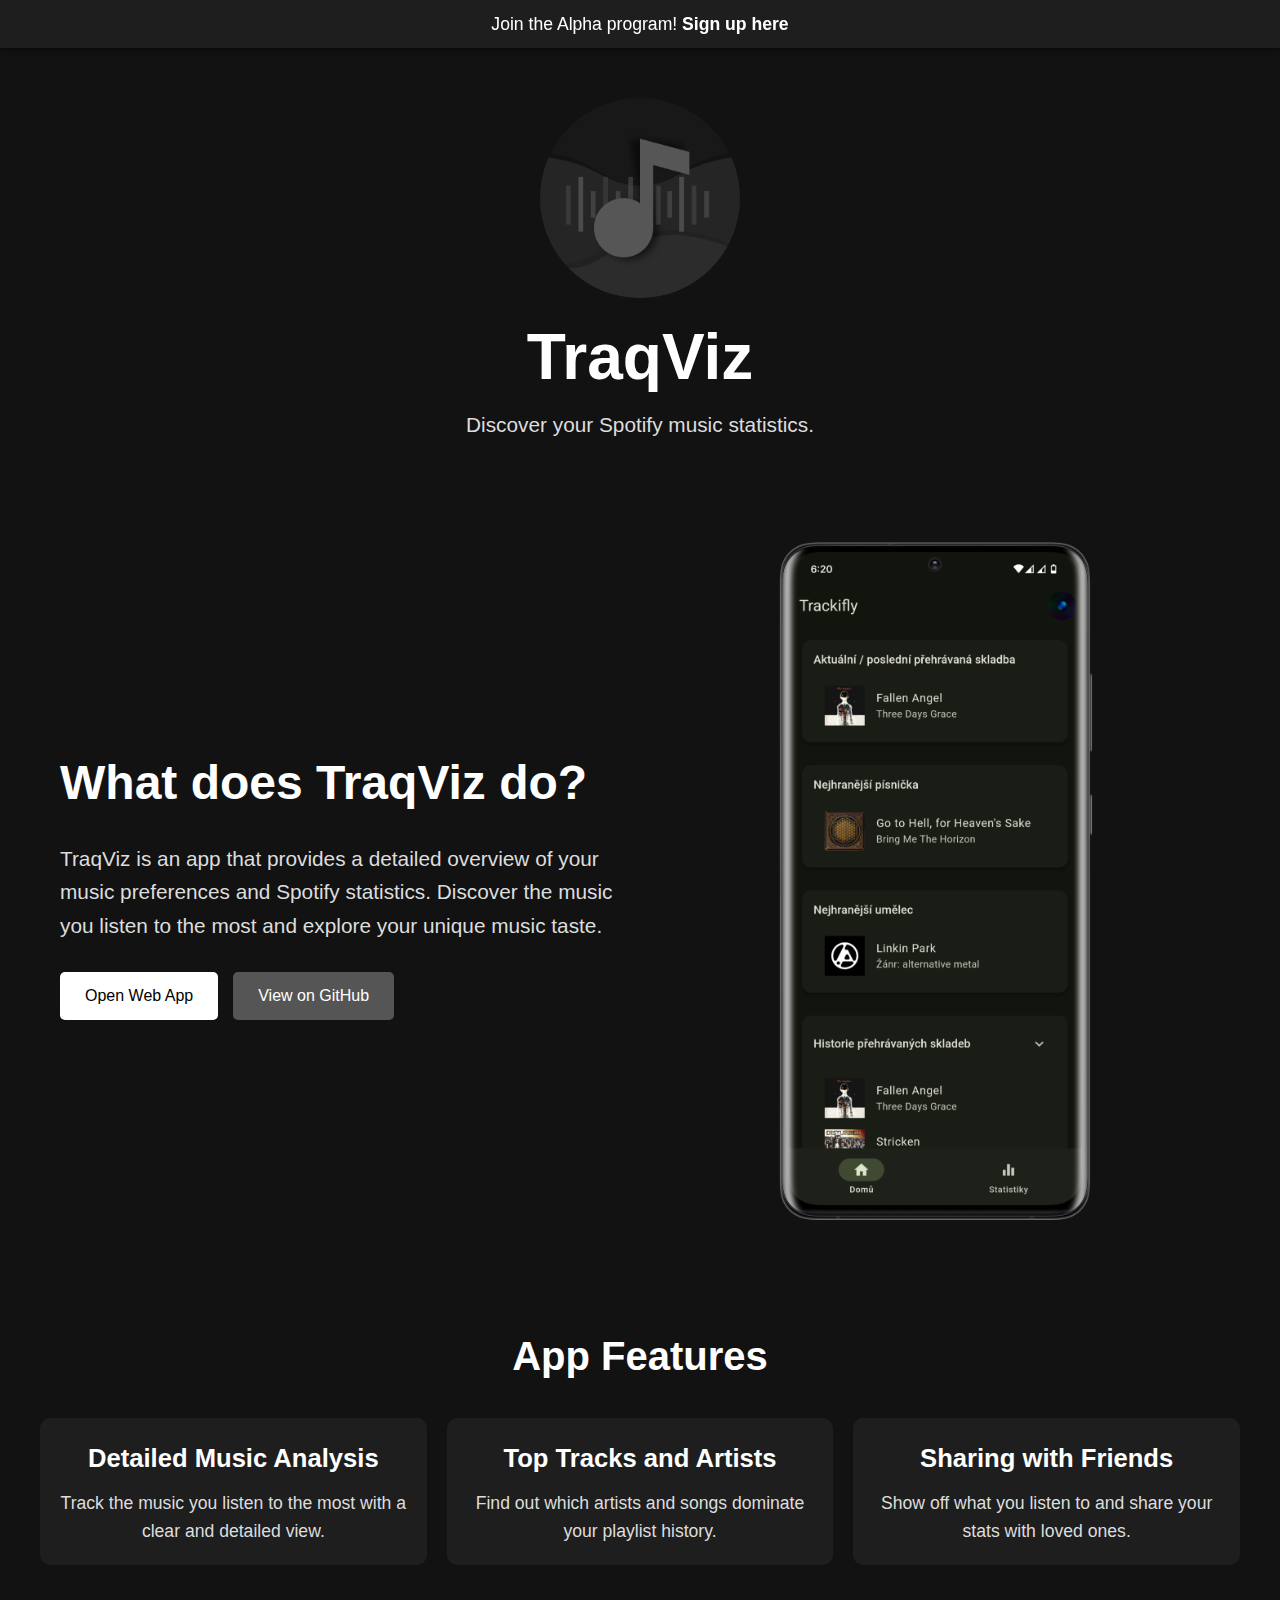
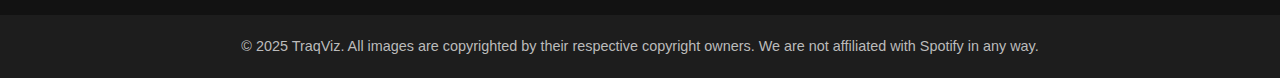
<file: index.html>
<!DOCTYPE html>
<html lang="en">

<head>
    <meta charset="UTF-8">
    <meta name="viewport" content="width=device-width, initial-scale=1.0">
    <meta http-equiv="X-UA-Compatible" content="ie=edge">
    <meta name="description"
        content="TraqViz - Explore your Spotify music statistics and discover your top tracks, artists, and more.">
    <meta name="keywords" content="Spotify stats, music analytics, top tracks, top artists, Spotify app">
    <meta name="author" content="TraqViz Team">
    <meta name="robots" content="index, follow">
    <title>TraqViz - Music Statistics App</title>
    <link rel="stylesheet" href="styles.css">
</head>

<body>

    <div class="banner">
        <p>Join the Alpha program! <a href="https://forms.gle/D9fkBeVC7Y1TnAcg8" target="_blank"> Sign up here</a></p>
    </div>

    <header>
        <div class="logo">
            <img src="logo.png" alt="TraqViz Logo">
        </div>
        <h1>TraqViz</h1>
        <p>Discover your Spotify music statistics.</p>
    </header>

    <section class="app-info">
        <div class="left">
            <h2>What does TraqViz do?</h2>
            <p>TraqViz is an app that provides a detailed overview of your music preferences and Spotify statistics.
                Discover the music you listen to the most and explore your unique music taste.</p>
            <div class="buttons">
                <button onclick="openApp()">Open Web App</button>
                <button onclick="downloadApp()">View on GitHub</button>
            </div>
        </div>
        <div class="right">
            <img id="app-screenshot" src="./screen1.png" alt="App Screenshot" onmouseover="changeImage(true)"
                onmouseout="changeImage(false)">
        </div>
    </section>

    <section class="features">
        <h2>App Features</h2>
        <div class="feature-cards">
            <div class="card">
                <h3>Detailed Music Analysis</h3>
                <p>Track the music you listen to the most with a clear and detailed view.</p>
            </div>
            <div class="card">
                <h3>Top Tracks and Artists</h3>
                <p>Find out which artists and songs dominate your playlist history.</p>
            </div>
            <div class="card">
                <h3>Sharing with Friends</h3>
                <p>Show off what you listen to and share your stats with loved ones.</p>
            </div>
        </div>
    </section>

    <footer>
        <p>&copy; 2025 TraqViz. All images are copyrighted by their respective copyright owners. We are not affiliated
            with Spotify in any way.</p>
    </footer>

    <script src="script.js"></script>
</body>

</html>
</file>
<file: styles.css>
/* Reset základních stylů */
* {
    margin: 0;
    padding: 0;
    box-sizing: border-box;
}

/* Tmavý motiv */
body {
    background-color: #121212;
    font-family: 'Arial', sans-serif;
    color: white;
    line-height: 1.6;
}

/* Banner */
.banner {
    background-color: #1e1e1e;
    color: #ffff;
    text-align: center;
    padding: 10px 20px;
    font-size: 1.1rem;
    position: sticky;
    top: 0;
    z-index: 1000;
    box-shadow: 0 2px 5px rgba(0, 0, 0, 0.5);
}

.banner p {
    margin: 0;
}

.banner a {
    color: #ffff;
    text-decoration: none;
    font-weight: bold;
}

.banner a:hover {
    text-decoration: underline;
}

/* Hlavička */
header {
    text-align: center;
    margin-top: 50px;
}

/* Logo */
header .logo img {
    width: 200px; /* Zvýšení velikosti loga */
    height: 200px; /* Výška odpovídající šířce */
    border-radius: 50%; /* Kulatý tvar pomocí zaoblení */
    object-fit: cover; /* Zachování poměru stran a správné vykrojení */
    /*border: 3px solid #a1e06b; /* Přidání tenkého rámečku ve světlé zelené */
    /*box-shadow: 0 4px 10px rgba(0, 0, 0, 0.5); /* Jemný stín pod logem */
    transition: transform 0.3s ease, box-shadow 0.3s ease; /* Plynulý efekt na hover */
}

/* Efekt na hover */
header .logo img:hover {
    transform: scale(1.1); /* Jemné zvětšení při přejetí myší */
    /*box-shadow: 0 6px 15px rgba(0, 0, 0, 0.7); /* Intenzivnější stín */
}


header h1 {
    font-size: 4rem;
    color: #ffff; /* Světlá zelená */
}

header p {
    font-size: 1.3rem;
    color: #ddd;
}

/* Sekce informací o aplikaci */
.app-info {
    display: flex;
    justify-content: space-between;
    align-items: center;
    margin: 50px auto;
    max-width: 1200px;
    padding: 20px;
}

.app-info .left {
    flex: 1;
    margin-right: 20px;
}

.app-info h2 {
    font-size: 3rem;
    color: #ffff;
    margin-bottom: 20px;
}

.app-info p {
    font-size: 1.3rem;
    color: #ddd;
    margin-bottom: 30px;
}

.app-info .buttons {
    display: flex;
    gap: 15px;
}

/* Styl tlačítek */
.app-info .buttons button {
    background-color: #ffff; /* Primární tlačítko - světlá zelená */
    color: black;
    border: none;
    padding: 15px 25px;
    font-size: 1rem;
    cursor: pointer;
    border-radius: 5px;
    transition: background-color 0.3s;
}

.app-info .buttons button:hover {
    background-color: #c7c7c7; /* Světlejší odstín na hover */
}

/* Sekundární tlačítko (GitHub) */
.app-info .buttons button:nth-child(2) {
    background-color: #555; /* Šedá barva */
    color: white; /* Bílý text pro kontrast */
}

.app-info .buttons button:nth-child(2):hover {
    background-color: #777; /* Světlejší šedá na hover */
}


/* Pravá část s obrázkem */
.app-info .right {
    flex: 1;
    text-align: center;
}

.app-info .right img {
    width: 100%;
    max-width: 400px;
    border-radius: 10px;
    transition: transform 0.3s ease;
}

/* Změna obrázku na hover */
.app-info .right img:hover {
    transform: scale(1.05);
}

/* Sekce funkcí */
.features {
    margin: 50px auto;
    max-width: 1200px;
    text-align: center;
}

.features h2 {
    font-size: 2.5rem;
    color: #ffff;
    margin-bottom: 30px;
}

.feature-cards {
    display: flex;
    justify-content: space-around;
    gap: 20px;
}

.feature-cards .card {
    background-color: #1e1e1e;
    padding: 20px;
    border-radius: 10px;
    flex: 1;
    transition: transform 0.3s ease, background-color 0.3s ease;
}

.feature-cards .card:hover {
    transform: translateY(-10px);
    background-color: #2c2c2c;
}

.feature-cards .card h3 {
    font-size: 1.6rem;
    color: #ffff;
    margin-bottom: 10px;
}

.feature-cards .card p {
    font-size: 1.1rem;
    color: #ddd;
}

/* Zápatí */
footer {
    text-align: center;
    padding: 20px;
    background-color: #1d1d1d;
    margin-top: 50px;
}

footer p {
    font-size: 0.9rem;
    color: #bbb;
}

/* Responzivní návrh */
@media (max-width: 768px) {
    /* Banner */
    .banner p {
        font-size: 1rem; /* Mírně větší text */
    }

    /* Hlavička */
    header h1 {
        font-size: 3rem; /* Zvýšení velikosti textu */
    }

    header p {
        font-size: 1.2rem;
    }

    header .logo img {
        width: 150px; /* Zachování výrazného loga */
        height: 150px;
    }

    /* Sekce informací o aplikaci */
    .app-info {
        flex-direction: column;
        padding: 15px;
    }

    .app-info .left {
        margin-right: 0;
        margin-bottom: 20px;
        text-align: center;
    }

    .app-info h2 {
        font-size: 2.5rem; /* Zvýšení velikosti nadpisu */
    }

    .app-info p {
        font-size: 1.2rem; /* Zvýšení velikosti textu */
    }

    .app-info .buttons {
        flex-direction: column;
        gap: 15px;
    }

    .app-info .buttons button {
        width: auto; /* Tlačítka se nezvětšují na plnou šířku */
        max-width: 300px; /* Maximální šířka tlačítka */
        margin: 0 auto; /* Zarovnání na střed */
        font-size: 1rem; /* Zvýšení velikosti textu na tlačítkách */
        padding: 12px 20px; /* Pohodlné okraje */
    }

    .app-info .right img {
        max-width: 350px;
    }

    /* Sekce funkcí */
    .features h2 {
        font-size: 2.2rem; /* Zvýšení velikosti textu */
    }

    .feature-cards {
        flex-direction: column;
        gap: 20px;
    }

    .feature-cards .card {
        margin: 0 auto;
        width: 90%;
    }

    .feature-cards .card h3 {
        font-size: 1.8rem; /* Větší nadpisy v kartách */
    }

    .feature-cards .card p {
        font-size: 1.2rem; /* Větší popisky */
    }

    /* Zápatí */
    footer p {
        font-size: 1rem; /* Zvýšení velikosti textu */
    }
}

@media (max-width: 480px) {
    header h1 {
        font-size: 2.5rem; /* Mírně menší na velmi úzkých obrazovkách */
    }

    .app-info .right img {
        max-width: 300px;
    }

    .app-info .buttons button {
        font-size: 0.9rem; /* Mírně menší text na tlačítkách */
        padding: 10px 18px;
    }

    .features h2 {
        font-size: 2rem;
    }
}
</file>
